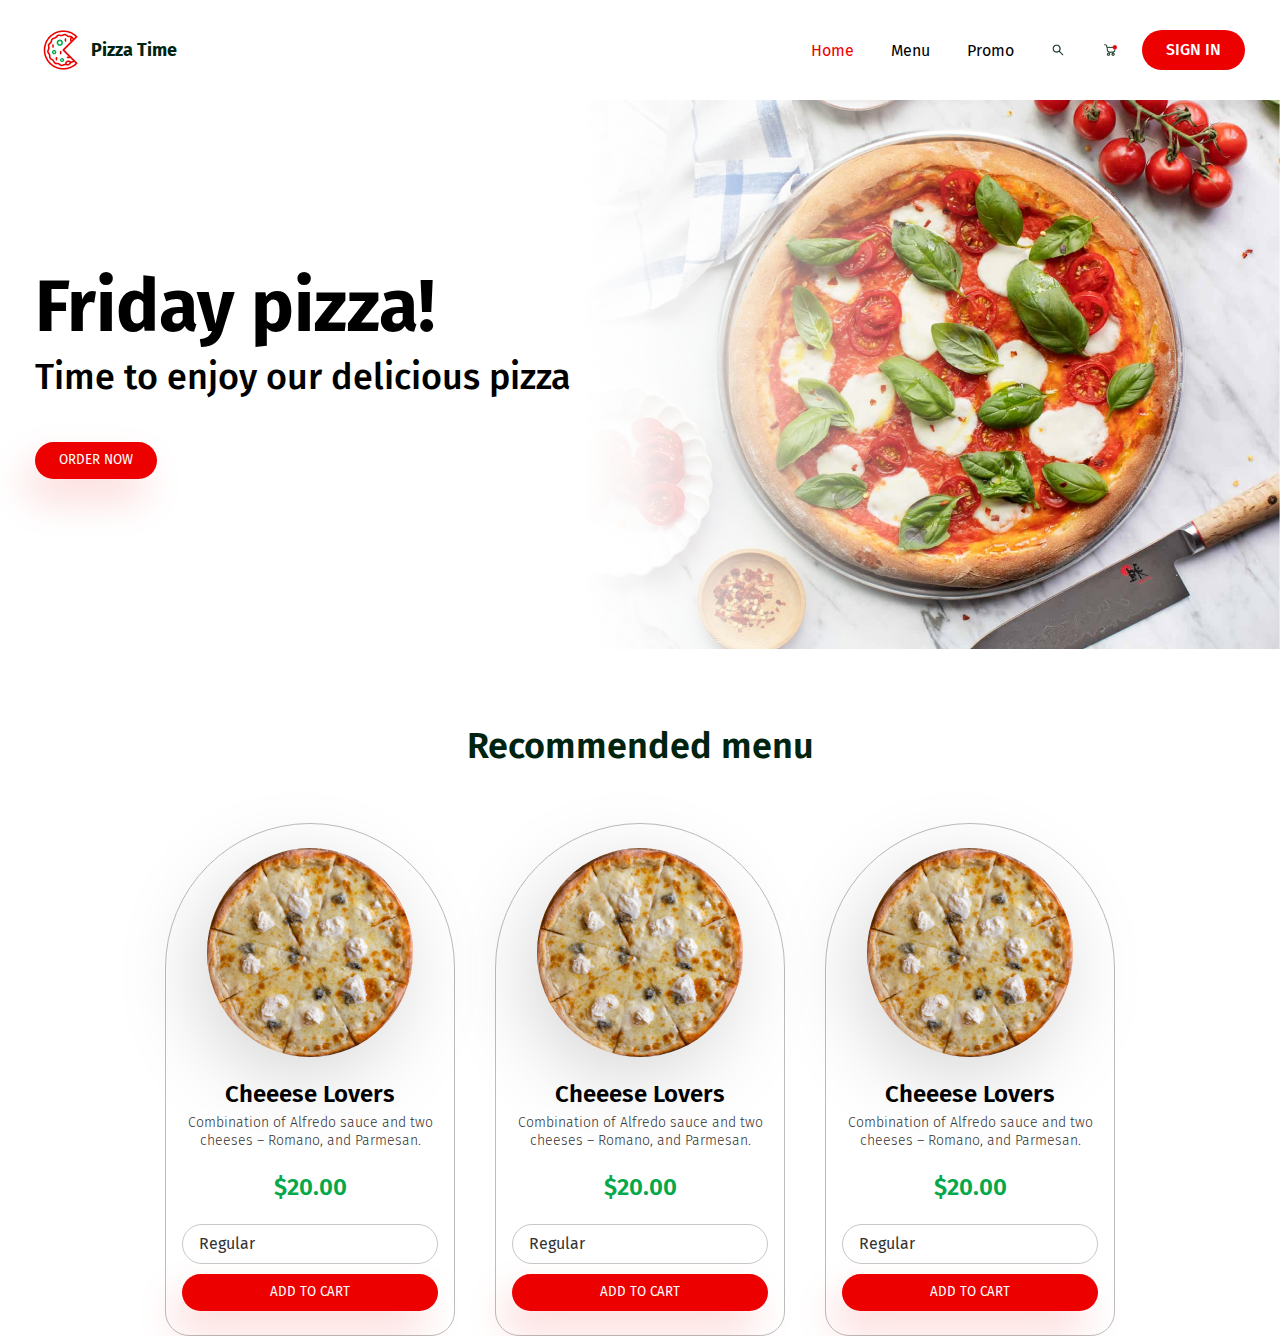
<file: index.html>
<!DOCTYPE html>
<html lang="en">

<head>
    <link rel="stylesheet" href="./styles/style.css">
    <meta charset="UTF-8">
    <meta http-equiv="X-UA-Compatible" content="IE=edge">
    <meta name="viewport" content="width=device-width, initial-scale=1.0">
    <title>Pizza Landing</title>
    <link rel="shortcut icon" href="./favicon.ico" type="image/x-icon">
</head>

<body>
    <header class="header">
        <div class="wrapper">
            <a href="./index.html" class="logo-link">
                <img class="logo" src="./assets/img/logo.png" alt="icon">
                Pizza Time
            </a>
            <nav class="nav">
                <ul class="nav-list">
                    <li class="nav-item">
                        <a href="#" class="nav-link active">Home</a>
                    </li>
                    <li class="nav-item">
                        <a href="./Pages/menu.html" class="nav-link">Menu</a>
                    </li>
                    <li class="nav-item">
                        <a href="#" class="nav-link">Promo</a>
                    </li>
                </ul>
            </nav>
            <div class="icons">
                <span class="icon search-icon"></span>
                <span class="icon cart-icon"></span>
            </div>
            <a href="#" class="button sign-link">SIGN IN</a>
        </div>
    </header>
    <main class="main">
        <div class="wrapper">
            <h1 class="heading">Friday pizza!</h1>
            <h2 class="sub-heading">Time to enjoy our delicious pizza</h2>
            <button class="button">ORDER NOW</button>
        </div>
    </main>
    <section class="menu">
        <div class="wrapper">
            <h2 class="title">Recommended menu</h2>
            <ul class="swiper pizza-list">
                <li class="pizza-item">
                    <img src="/assets/img/pizza-img.jpg" alt="Pizza #1" class="pizza-img">
                    <h3 class="subtitle">Cheeese Lovers</h3>
                    <p class="description">Combination of Alfredo sauce and two cheeses – Romano, and
                        Parmesan.</p>
                    <span class="price">$20.00</span>
                    <select class="select-menu">
                        <option>Regular</option>
                        <option>Medium</option>
                        <option>Large</option>
                    </select>
                    <button class="button">ADD TO CART</button>
                </li>

                <li class="pizza-item">
                    <img src="/assets/img/pizza-img.jpg" alt="Pizza #1" class="pizza-img">
                    <h3 class="subtitle">Cheeese Lovers</h3>
                    <p class="description">Combination of Alfredo sauce and two cheeses – Romano, and
                        Parmesan.</p>
                    <span class="price">$20.00</span>
                    <select class="select-menu">
                        <option>Regular</option>
                        <option>Medium</option>
                        <option>Large</option>
                    </select>
                    <button class="button">ADD TO CART</button>
                </li>

                <li class="pizza-item">
                    <img src="/assets/img/pizza-img.jpg" alt="Pizza #1" class="pizza-img">
                    <h3 class="subtitle">Cheeese Lovers</h3>
                    <p class="description">Combination of Alfredo sauce and two cheeses – Romano, and
                        Parmesan.</p>
                    <span class="price">$20.00</span>
                    <select class="select-menu">
                        <option>Regular</option>
                        <option>Medium</option>
                        <option>Large</option>
                    </select>
                    <button class="button">ADD TO CART</button>
                </li>
            </ul>
        </div>
        </div>
    </section>
</body>

</html>
</file>
<file: styles/style.css>
@import url('https://fonts.googleapis.com/css2?family=Fira+Sans:wght@100;200;300;400;500;600;700;800;900&display=swap');

@import url(/styles/variables.css);

* {
    margin: 0;
    padding: 0;
    list-style-type: none;
    text-decoration: none;
    background: none;
    font-family: "Fira Sans", sans-serif;
    color: #000;
    border: none;
    box-sizing: border-box;
}

.header {
    width: 100%;
    height: 100px;
}

.wrapper {
    width: 100%;
    max-width: var(--container);
    height: 100%;
    display: flex;
    flex-direction: row;
    align-items: center;
    margin: 0 auto;
    padding: 0 20px;
    /* justify-content: space-between; */
}

.logo-link {
    display: flex;
    flex-direction: row;
    align-items: center;
    font-size: 18px;
    color: #00240F;
    margin-right: auto;
    font-weight: bold;
}

.nav {
    width: 100%;
    max-width: 203px;
}

.nav-list {
    width: 100%;
    display: flex;
    align-items: center;
    justify-content: space-between;
    font-size: 16px;
    line-height: 19px;
}

.active {
    color: var(--red);
}

.icons {
    margin-left: 36px;
    width: 100%;
    max-width: 68px;
    display: flex;
    justify-content: space-between;
    margin-right: 24px;
}

.icon {
    width: 16px;
    height: 16px;
    display: inline-block;
    background-size: contain;
    background-repeat: no-repeat;
    background-position: center;
    cursor: pointer;
}

.search-icon {
    background-image: url(/assets/img/search.png);
}

.cart-icon {
    background-image: url(/assets/img/cart.png);
}

.sign-link {
    font-weight: 500;
    font-size: 16px;
    line-height: 19px;
}

.button {
    padding: 10px 24px 11px;
    background: #EC0000;
    border-radius: 25px;
    color: #FFFFFF;
    cursor: pointer;
}

.main {
    background-repeat: no-repeat !important;
    background-position: right !important;
    /* background: linear-gradient(270deg, #FFFFFF 24.6%, rgba(255, 255, 255, 0.94) 37.11%, rgba(255, 255, 255, 0.9) 46.89%, rgba(255, 255, 255, 0) 82.49%); */
    mix-blend-mode: normal;
    background: linear-gradient(90deg, #FFFFFF 45.6%, rgba(255, 255, 255, 0.94) 50.11%, rgba(255, 255, 255, 0.9) 50.89%, rgba(255, 255, 255, 0) 76.49%), url(/assets/img/pizza.jpg);
}

.main .button {
    box-shadow: -10px 20px 40px rgba(236, 0, 0, 0.16);
}

.main .wrapper {
    flex-direction: column;
    align-items: flex-start;
    justify-content: center;
    min-height: 549px;
}

.heading {
    font-weight: 700;
    font-size: 72px;
    line-height: 74px;
    margin-bottom: 4px;
}

.sub-heading {
    font-weight: 500;
    font-size: 36px;
    line-height: 58px;
    margin-bottom: 36px;
}

.menu .wrapper {
    flex-direction: column;
    align-items: center;
}

.title {
    margin-top: 60px;
    margin-bottom: 40px;
    font-weight: 600;
    font-size: 36px;
    line-height: 74px;
    text-align: center;
    color: #00240F;
}

.pizza-list {
    display: flex;
    flex-wrap: wrap;
    align-items: center;
    width: 100%;
    /* max-width: 1030px; */
    justify-content: center;
    gap: 40px;
}

.pizza-item {
    width: 100%;
    max-width: 290px;
    display: flex;
    flex-direction: column;
    padding: 24px 16px;
    align-items: center;
    border: 1px solid #BDBDBD;
    border-radius: 180px 180px 30px 30px;
}

.pizza-img {
    border-radius: 50%;
    margin-bottom: 21px;
    filter: drop-shadow(-10px 20px 40px rgba(0, 0, 0, 0.16));
}

.subtitle {
    font-weight: 600;
    font-size: 24px;
    line-height: 32px;
    text-align: center;
    color: #000000;
    margin-bottom: 4px;
}

.description {
    font-weight: 300;
    font-size: 14px;
    line-height: 18px;
    text-align: center;
    color: #333333;
    margin-bottom: 21px;
}

.price {
    font-weight: 600;
    font-size: 24px;
    line-height: 32px;
    text-align: center;
    color: #05A84B;
    margin-bottom: 21px;
}

.menu .button {
    box-shadow: -10px 20px 40px rgba(236, 0, 0, 0.16);
    width: 100%;
    margin-top: 10px;
}

/* parent */
.select-menu {
    width: 100%;
    height: 40px;
    border: 1px solid #4f4f4f4f;
    border-radius: 25px;
    text-indent: 16px;
    font-weight: 400;
    font-size: 16px;
    line-height: 18px;
    color: #333333;
    appearance: none;
    position: relative;
}

/* child1 */
.select-menu::after {
    position: absolute;
    content: "";
    display: inline-block;
    width: 14px;
    height: 14px;
    background-image: url(/assets/img/appearance.svg);
    background-repeat: no-repeat;
    background-position: center;
    background-size: contain;
}

/* Responsive */
@media (max-width:768px) {
    .logo-link {
        font-size: 14px;
    }

    .icons {
        display: none;
    }

    .sign-link {
        padding: 5px 15px 5px;
        margin-left: 14px;
    }

    .nav {
        max-width: 150px;
    }
}

@media (max-width:425px) {
    .nav-list {
        font-size: 12px
    }

    .sign-link {
        /* font-size: 12px;
        text-align: center; */
        display: none;
    }

    .wrapper {
        padding: 0 10px;
    }
}
</file>
